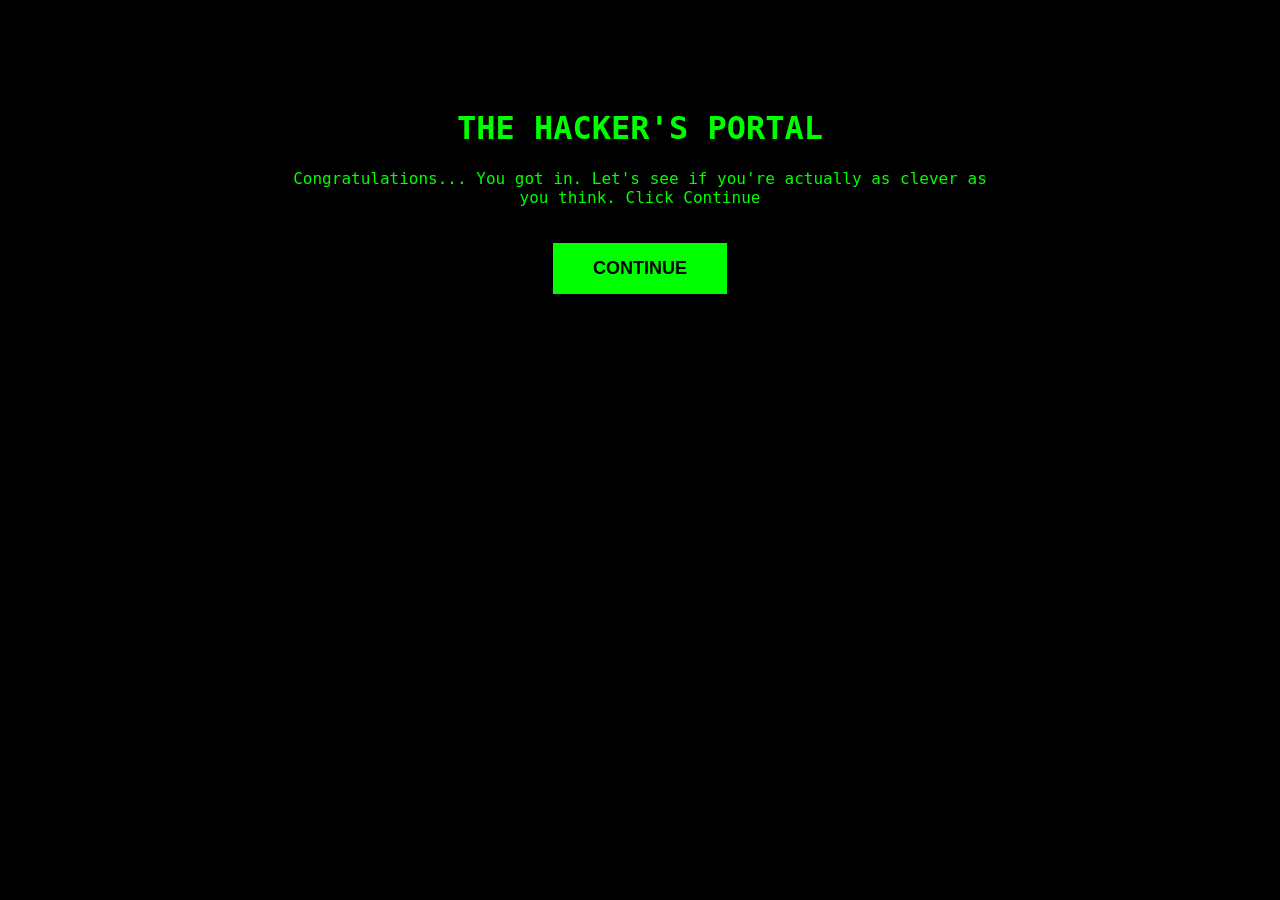
<file: index.html>
<!DOCTYPE html>
<html lang="en">

<head>

<meta charset="UTF-8">

<title>The Hacker's Portal</title>

<style>

body{

background:#000;

color:#00ff00;

font-family:Consolas,monospace;

text-align:center;

padding-top:80px;

}

.container{

width:700px;

margin:auto;

}

input{

padding:15px;

width:300px;

font-size:22px;

background:black;

color:#00ff00;

border:2px solid #00ff00;

text-align:center;

}

button{

margin-top:20px;

padding:15px 40px;

font-size:18px;

background:#00ff00;

color:black;

border:none;

cursor:pointer;

font-weight:bold;

}

button:hover{

background:white;

}

#message{

margin-top:40px;

font-size:22px;

color:white;

}

</style>

</head>

<body>

<div class="container">

<h1>THE HACKER'S PORTAL</h1>

<p>

Congratulations...

You got in.

Let's see if you're actually as clever as you think.

Click Continue

</p>

<button onclick="location.href='password.html'">

CONTINUE

</button>

</div>

</body>

</html>
</file>
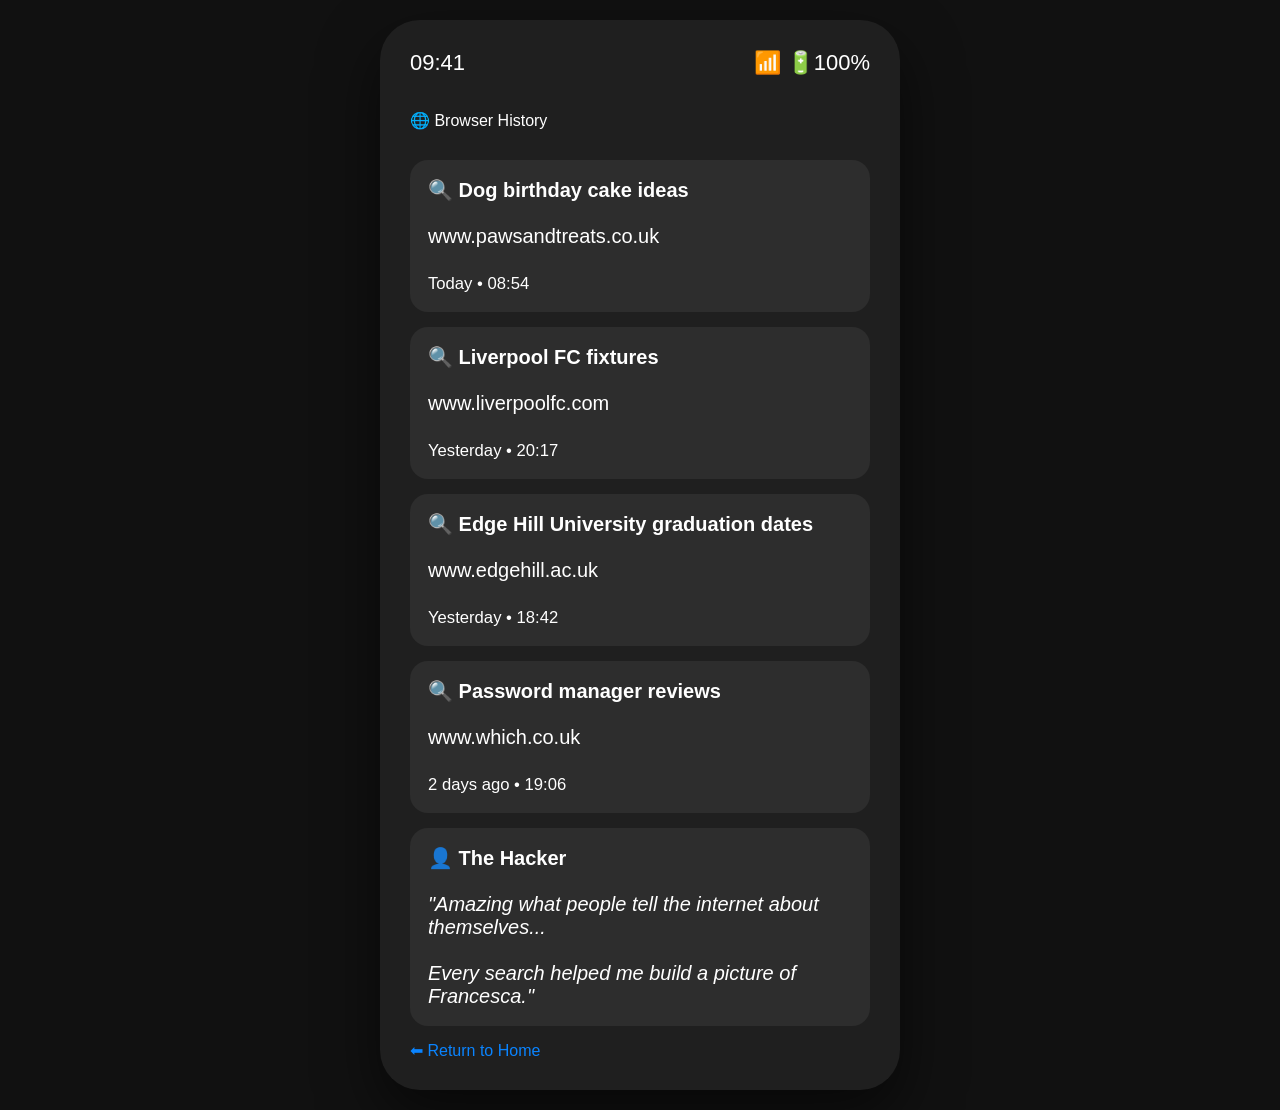
<file: browser.html>
<!DOCTYPE html>
<html lang="en">

<head>

<meta charset="UTF-8">
<meta name="viewport" content="width=device-width, initial-scale=1.0">

<title>SecureCare - Browser</title>

<link rel="stylesheet" href="style.css">

</head>

<body>

<div class="phone">

    <div class="status">
        <span>09:41</span>
        <span>📶 🔋100%</span>
    </div>

    <div class="warning">
        🌐 Browser History
    </div>

    <div class="list">

        <div>
            <strong>🔍 Dog birthday cake ideas</strong><br><br>
            www.pawsandtreats.co.uk
            <br><br>
            <small>Today • 08:54</small>
        </div>

        <div>
            <strong>🔍 Liverpool FC fixtures</strong><br><br>
            www.liverpoolfc.com
            <br><br>
            <small>Yesterday • 20:17</small>
        </div>

        <div>
            <strong>🔍 Edge Hill University graduation dates</strong><br><br>
            www.edgehill.ac.uk
            <br><br>
            <small>Yesterday • 18:42</small>
        </div>

        <div>
            <strong>🔍 Password manager reviews</strong><br><br>
            www.which.co.uk
            <br><br>
            <small>2 days ago • 19:06</small>
        </div>

        <div>
            <strong>👤 The Hacker</strong><br><br>
            <em>
            "Amazing what people tell the internet about themselves...<br><br>
            Every search helped me build a picture of Francesca."
            </em>
        </div>

    </div>

    <a href="phone.html">
        ⬅ Return to Home
    </a>

</div>

</body>

</html>
</file>
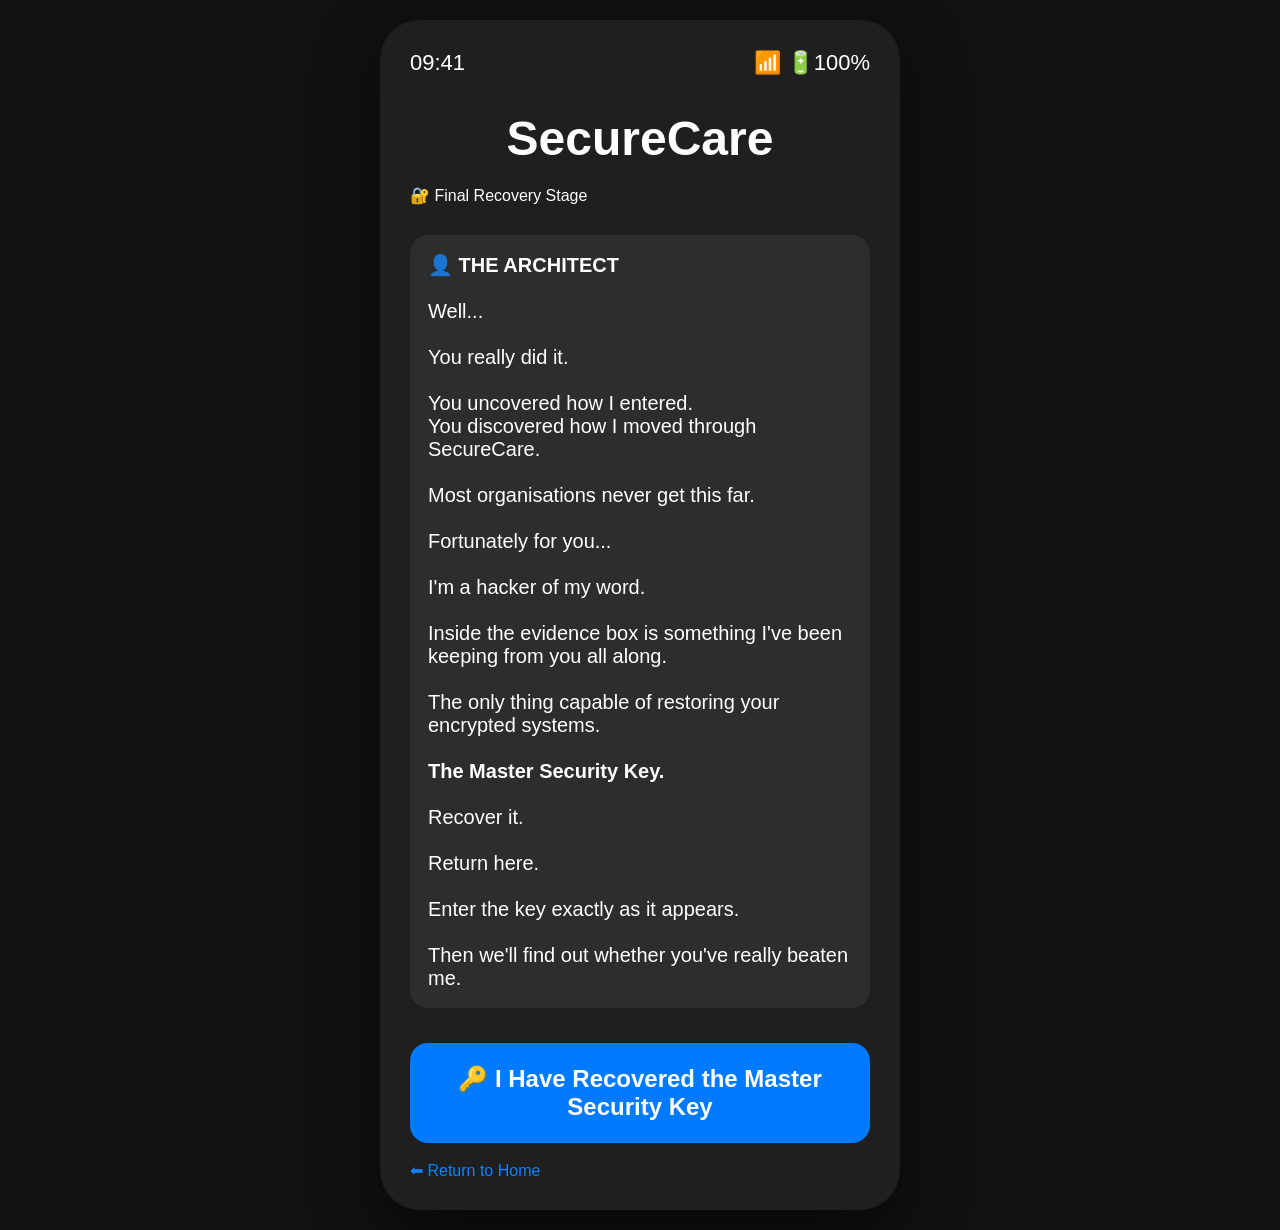
<file: challenge4.html>
<!DOCTYPE html>
<html lang="en">

<head>

<meta charset="UTF-8">
<meta name="viewport" content="width=device-width, initial-scale=1.0">

<title>SecureCare - Final Challenge</title>

<link rel="stylesheet" href="style.css">

</head>

<body>

<div class="phone">

    <div class="status">
        <span>09:41</span>
        <span>📶 🔋100%</span>
    </div>

    <h1>SecureCare</h1>

    <div class="warning">
        🔐 Final Recovery Stage
    </div>

    <div class="list">

        <div>

            <strong>👤 THE ARCHITECT</strong>

            <br><br>

            Well...

            <br><br>

            You really did it.

            <br><br>

            You uncovered how I entered.

            <br>

            You discovered how I moved through SecureCare.

            <br><br>

            Most organisations never get this far.

            <br><br>

            Fortunately for you...

            <br><br>

            I'm a hacker of my word.

            <br><br>

            Inside the evidence box is something I've been keeping from you all along.

            <br><br>

            The only thing capable of restoring your encrypted systems.

            <br><br>

            <strong>The Master Security Key.</strong>

            <br><br>

            Recover it.

            <br><br>

            Return here.

            <br><br>

            Enter the key exactly as it appears.

            <br><br>

            Then we'll find out whether you've really beaten me.

        </div>

    </div>

   <button onclick="location.href='restored.html'">

    🔑 I Have Recovered the Master Security Key

</button>

    <br><br>

    <a href="phone.html">

        ⬅ Return to Home

    </a>

</div>

</body>

</html>
</file>
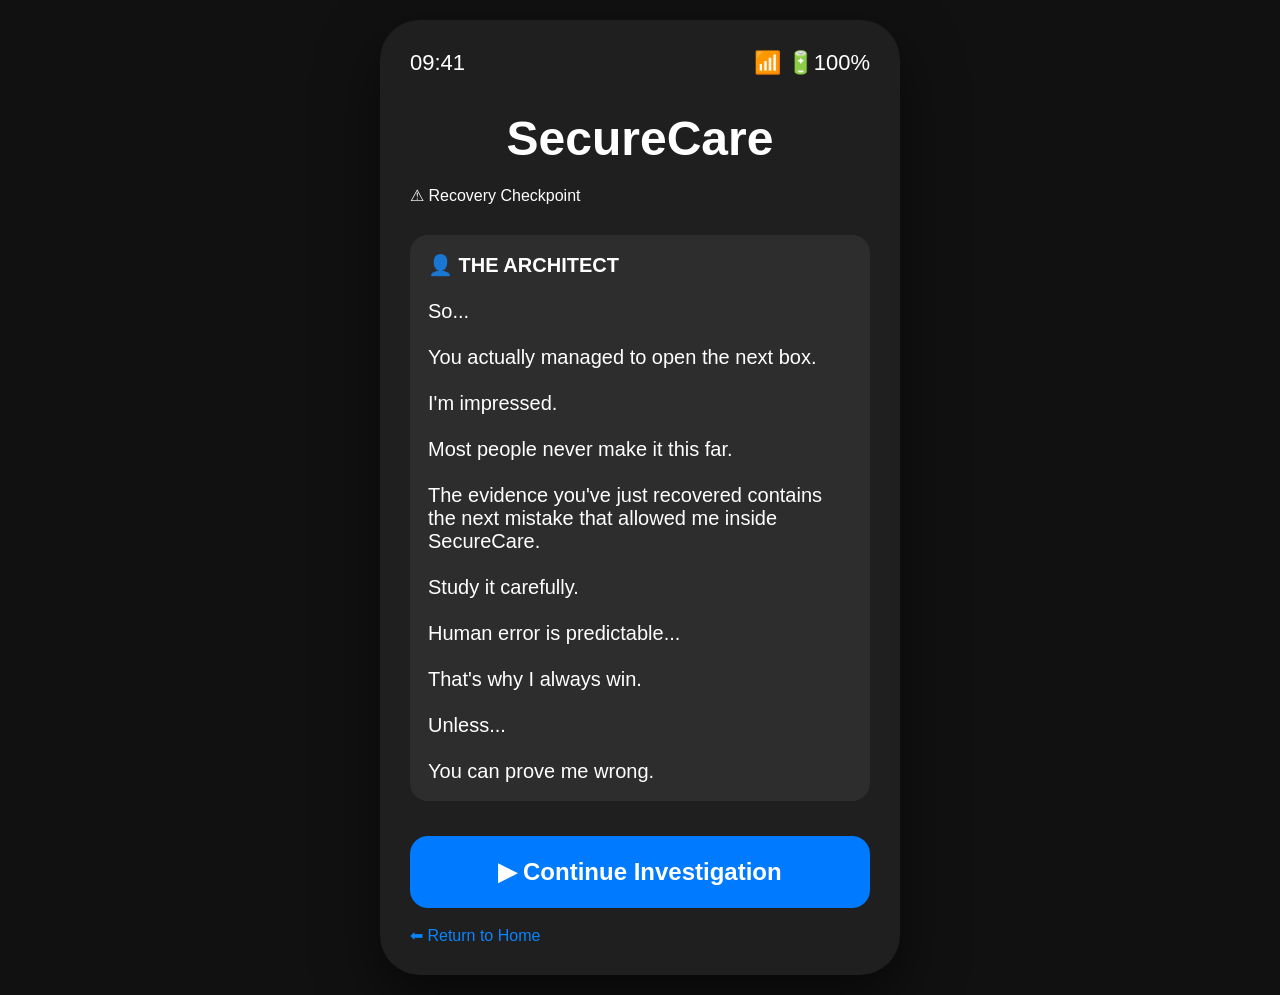
<file: continue.html>
<!DOCTYPE html>
<html lang="en">

<head>

<meta charset="UTF-8">
<meta name="viewport" content="width=device-width, initial-scale=1.0">

<title>Recovery Checkpoint</title>

<link rel="stylesheet" href="style.css">

</head>

<body>

<div class="phone">

    <div class="status">
        <span>09:41</span>
        <span>📶 🔋100%</span>
    </div>

    <h1>SecureCare</h1>

    <div class="warning">
        ⚠ Recovery Checkpoint
    </div>

    <div class="list">

        <div>

            <strong>👤 THE ARCHITECT</strong>

            <br><br>

            So...

            <br><br>

            You actually managed to open the next box.

            <br><br>

            I'm impressed.

            <br><br>

            Most people never make it this far.

            <br><br>

            The evidence you've just recovered contains the next mistake that allowed me inside SecureCare.

            <br><br>

            Study it carefully.

            <br><br>

            Human error is predictable...

            <br><br>

            That's why I always win.

            <br><br>

            Unless...

            <br><br>

            You can prove me wrong.

        </div>

    </div>

    <button onclick="location.href='challenge4.html'">

        ▶ Continue Investigation

    </button>

    <br><br>

    <a href="phone.html">

        ⬅ Return to Home

    </a>

</div>

</body>

</html>
</file>
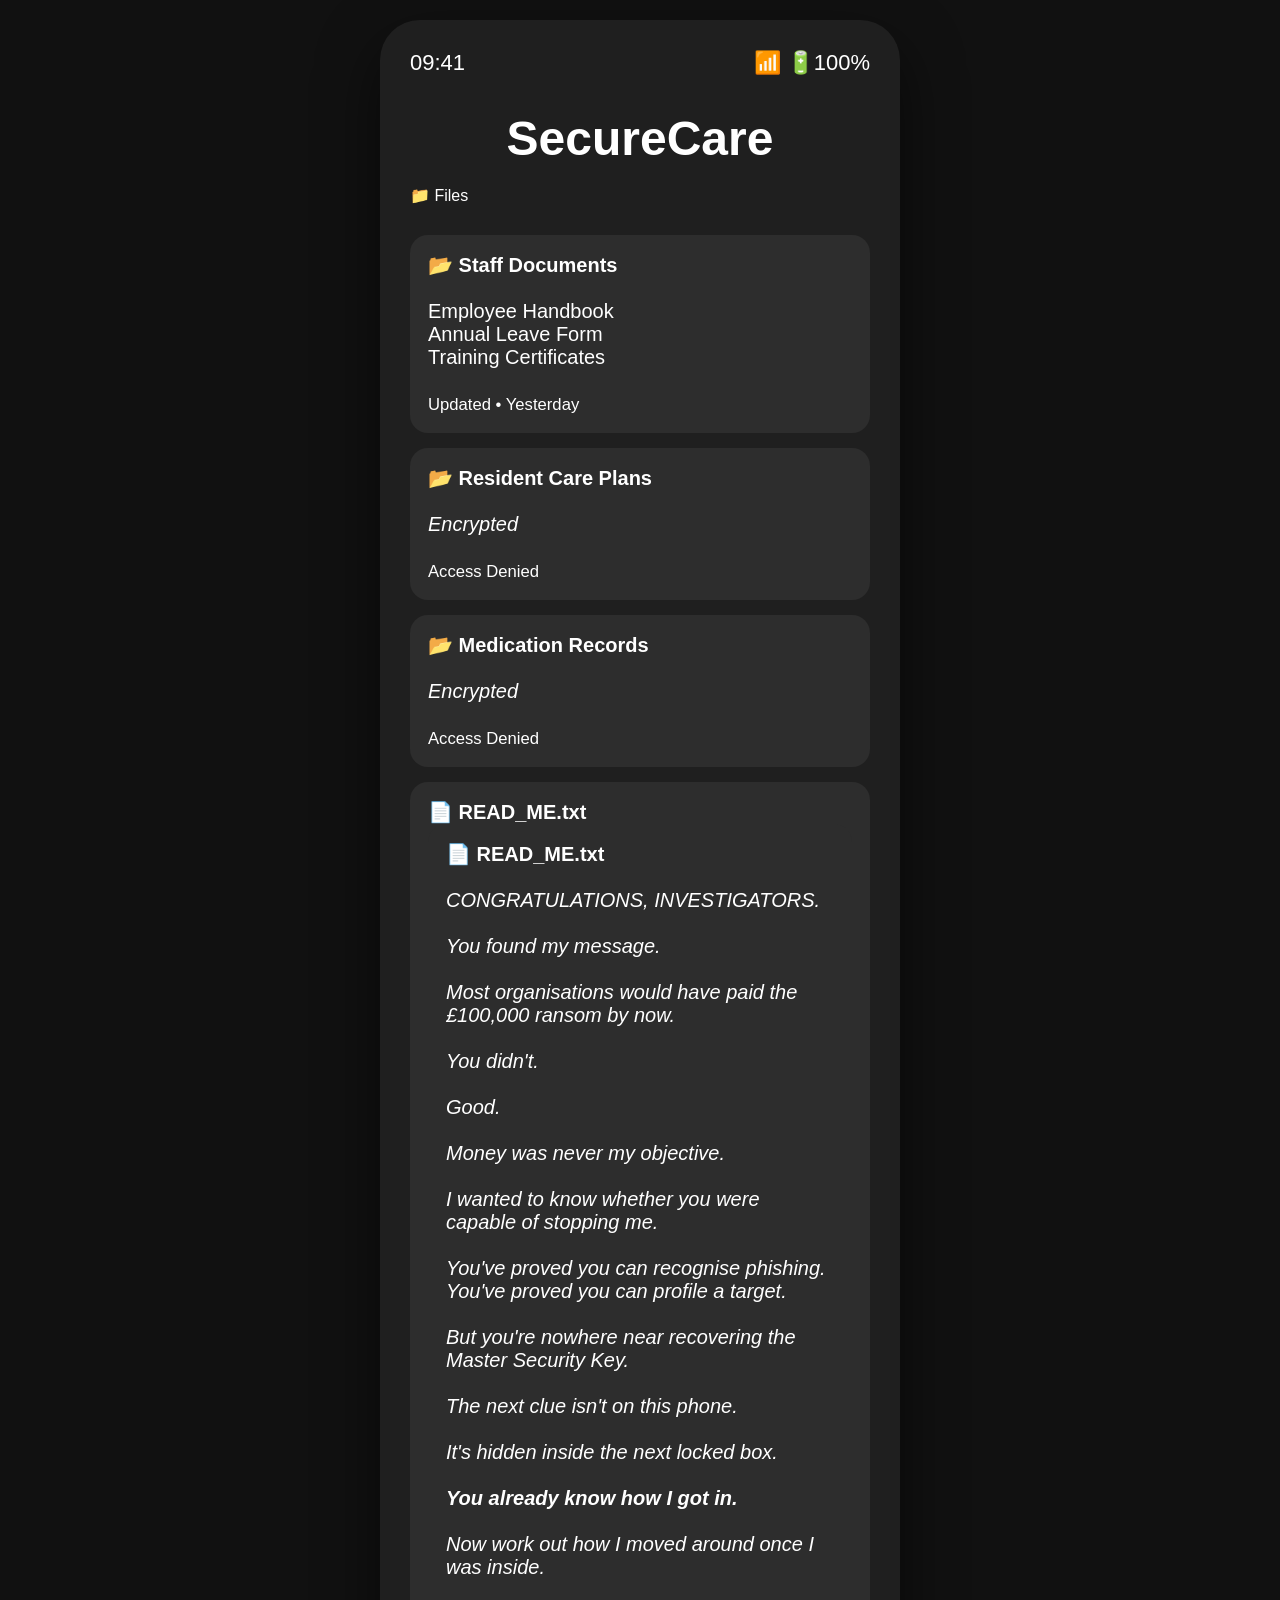
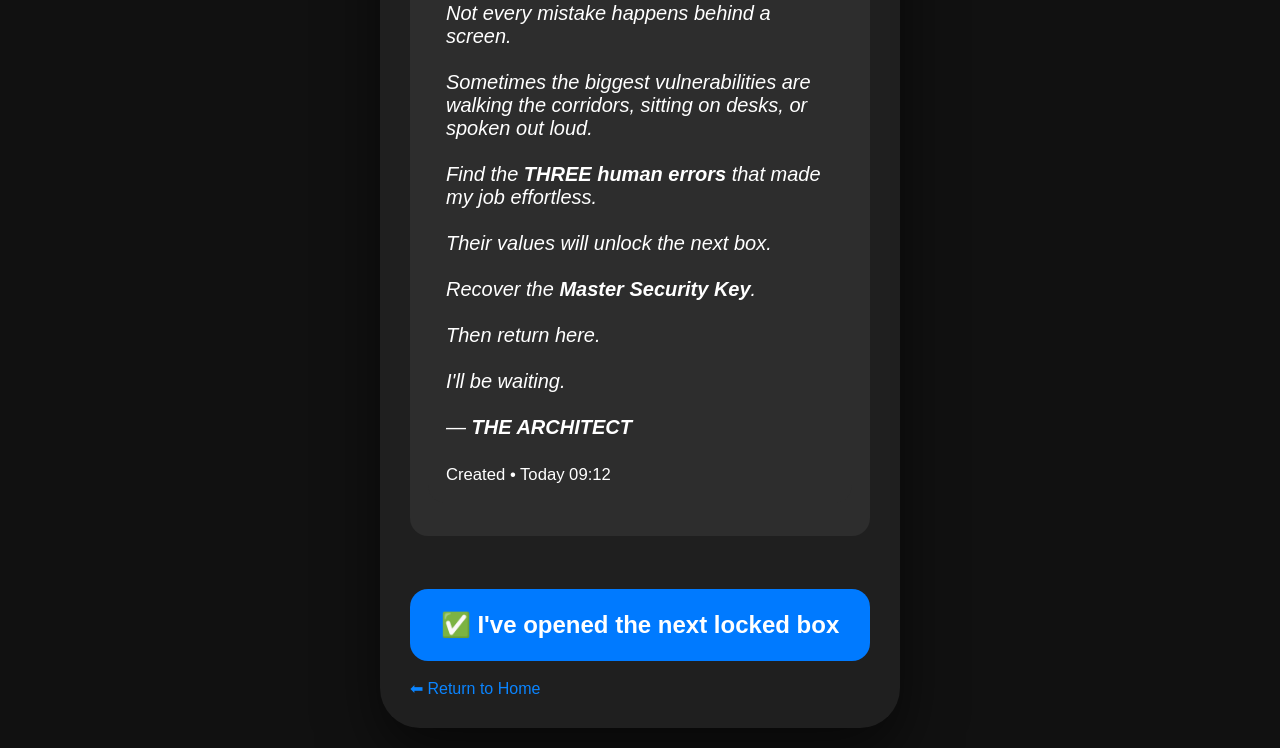
<file: files.html>
<!DOCTYPE html>
<html lang="en">

<head>

<meta charset="UTF-8">
<meta name="viewport" content="width=device-width, initial-scale=1.0">

<title>SecureCare - Files</title>

<link rel="stylesheet" href="style.css">

</head>

<body>

<div class="phone">

    <div class="status">
        <span>09:41</span>
        <span>📶 🔋100%</span>
    </div>

    <h1>SecureCare</h1>

    <div class="warning">
        📁 Files
    </div>

    <div class="list">

        <div>
            <strong>📂 Staff Documents</strong><br><br>

            Employee Handbook<br>
            Annual Leave Form<br>
            Training Certificates

            <br><br>

            <small>Updated • Yesterday</small>
        </div>

        <div>
            <strong>📂 Resident Care Plans</strong><br><br>

            <em>Encrypted</em>

            <br><br>

            <small>Access Denied</small>
        </div>

        <div>
            <strong>📂 Medication Records</strong><br><br>

            <em>Encrypted</em>

            <br><br>

            <small>Access Denied</small>
        </div>

        <div>

            <strong>📄 READ_ME.txt</strong>

<div>

    <strong>📄 READ_ME.txt</strong>

    <br><br>

    <em>

    CONGRATULATIONS, INVESTIGATORS.

    <br><br>

    You found my message.

    <br><br>

    Most organisations would have paid the £100,000 ransom by now.

    <br><br>

    You didn't.

    <br><br>

    Good.

    <br><br>

    Money was never my objective.

    <br><br>

    I wanted to know whether you were capable of stopping me.

    <br><br>

    You've proved you can recognise phishing.

    <br>

    You've proved you can profile a target.

    <br><br>

    But you're nowhere near recovering the Master Security Key.

    <br><br>

    The next clue isn't on this phone.

    <br><br>

    It's hidden inside the next locked box.

    <br><br>

    <strong>You already know how I got in.</strong>

    <br><br>

    Now work out how I moved around once I was inside.

    <br><br>

    Not every mistake happens behind a screen.

    <br><br>

    Sometimes the biggest vulnerabilities are walking the corridors, sitting on desks, or spoken out loud.

    <br><br>

    Find the <strong>THREE human errors</strong> that made my job effortless.

    <br><br>

    Their values will unlock the next box.

    <br><br>

    Recover the <strong>Master Security Key</strong>.

    <br><br>

    Then return here.

    <br><br>

    I'll be waiting.

    <br><br>

    — <strong>THE ARCHITECT</strong>

    </em>

    <br><br>

    <small>Created • Today 09:12</small>

</div>
        </div>

    </div>

    <br>

    <button onclick="location.href='challenge4.html'">

        ✅ I've opened the next locked box

    </button>

    <br><br>

    <a href="phone.html">

        ⬅ Return to Home

    </a>

</div>

</body>

</html>
</file>
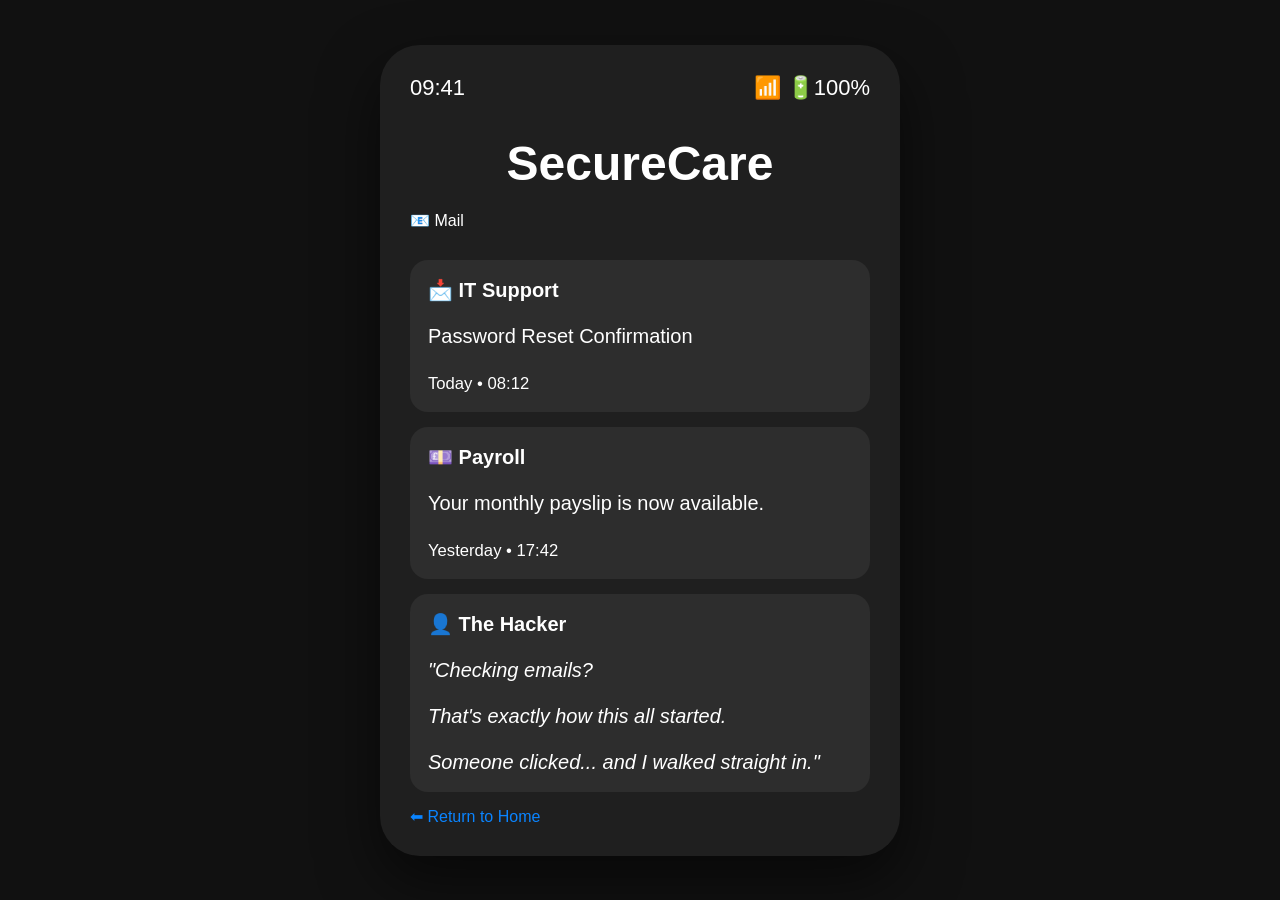
<file: mail.html>
<!DOCTYPE html>
<html lang="en">

<head>

<meta charset="UTF-8">
<meta name="viewport" content="width=device-width, initial-scale=1.0">

<title>SecureCare - Mail</title>

<link rel="stylesheet" href="style.css">

</head>

<body>

<div class="phone">

    <div class="status">
        <span>09:41</span>
        <span>📶 🔋100%</span>
    </div>

    <h1>SecureCare</h1>

    <div class="warning">
        📧 Mail
    </div>

    <div class="list">

        <div>
            <strong>📩 IT Support</strong><br><br>
            Password Reset Confirmation
            <br><br>
            <small>Today • 08:12</small>
        </div>

        <div>
            <strong>💷 Payroll</strong><br><br>
            Your monthly payslip is now available.
            <br><br>
            <small>Yesterday • 17:42</small>
        </div>

        <div>
            <strong>👤 The Hacker</strong><br><br>
            <em>
            "Checking emails?<br><br>
            That's exactly how this all started.<br><br>
            Someone clicked... and I walked straight in."
            </em>
        </div>

    </div>

    <a href="phone.html">
        ⬅ Return to Home
    </a>

</div>

</body>

</html>
</file>
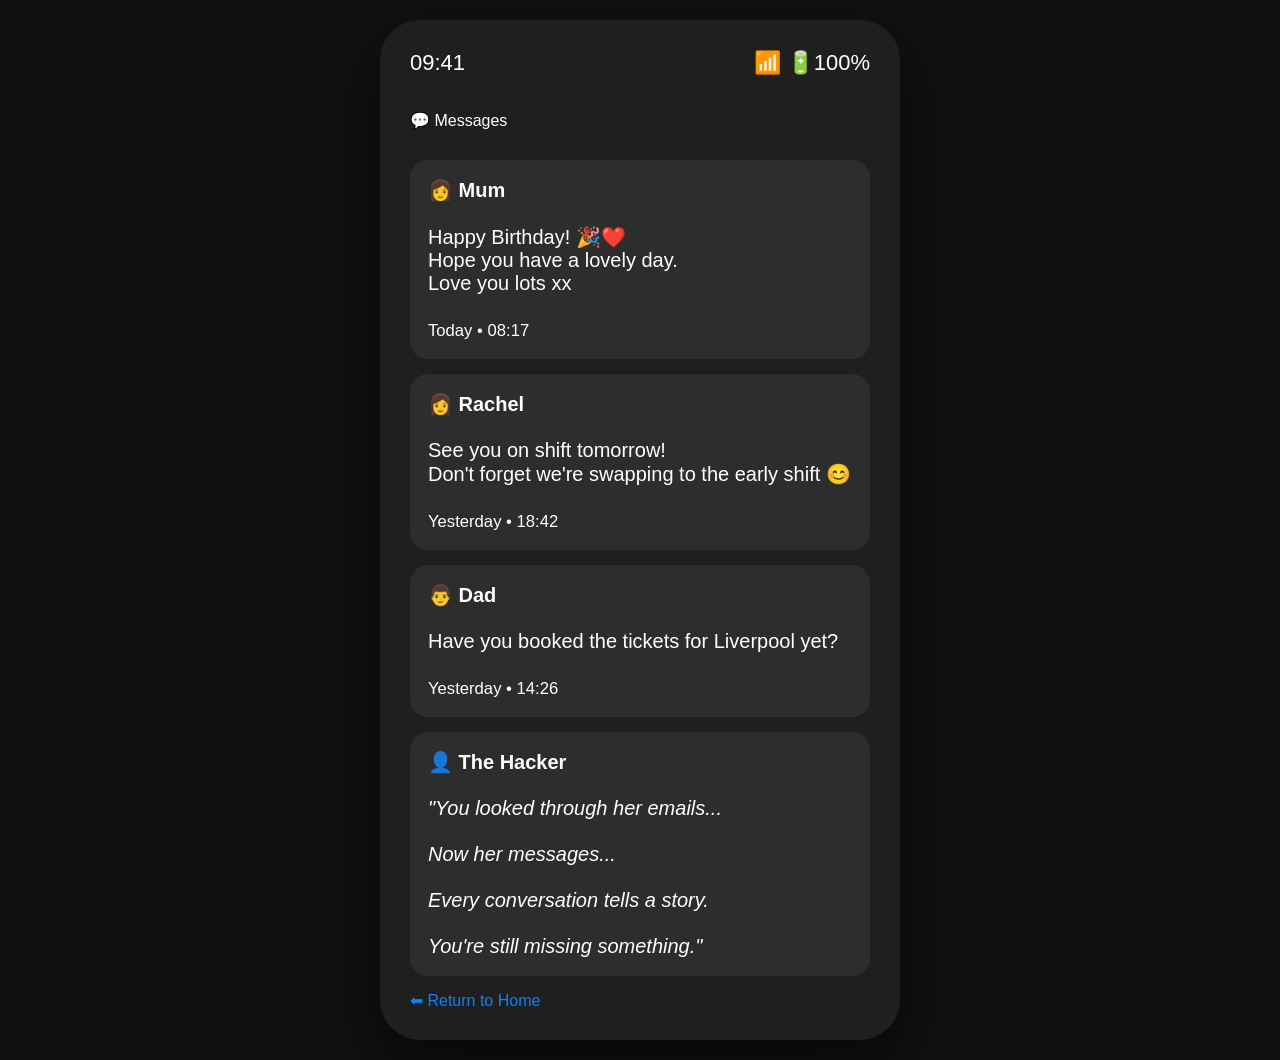
<file: messages.html>
<!DOCTYPE html>
<html lang="en">

<head>

<meta charset="UTF-8">
<meta name="viewport" content="width=device-width, initial-scale=1.0">

<title>SecureCare - Messages</title>

<link rel="stylesheet" href="style.css">

</head>

<body>

<div class="phone">

    <div class="status">
        <span>09:41</span>
        <span>📶 🔋100%</span>
    </div>


    <div class="warning">
        💬 Messages
    </div>

    <div class="list">

        <div>
            <strong>👩 Mum</strong><br><br>

            Happy Birthday! 🎉❤️<br>
            Hope you have a lovely day.<br>
            Love you lots xx

            <br><br>

            <small>Today • 08:17</small>
        </div>

        <div>
            <strong>👩 Rachel</strong><br><br>

            See you on shift tomorrow!<br>
            Don't forget we're swapping to the early shift 😊

            <br><br>

            <small>Yesterday • 18:42</small>
        </div>

        <div>
            <strong>👨 Dad</strong><br><br>

            Have you booked the tickets for Liverpool yet?

            <br><br>

            <small>Yesterday • 14:26</small>
        </div>

        <div>
            <strong>👤 The Hacker</strong><br><br>

            <em>

            "You looked through her emails...

            <br><br>

            Now her messages...

            <br><br>

            Every conversation tells a story.

            <br><br>

            You're still missing something."

            </em>

        </div>

    </div>

    <a href="phone.html">
        ⬅ Return to Home
    </a>

</div>

</body>

</html>
</file>
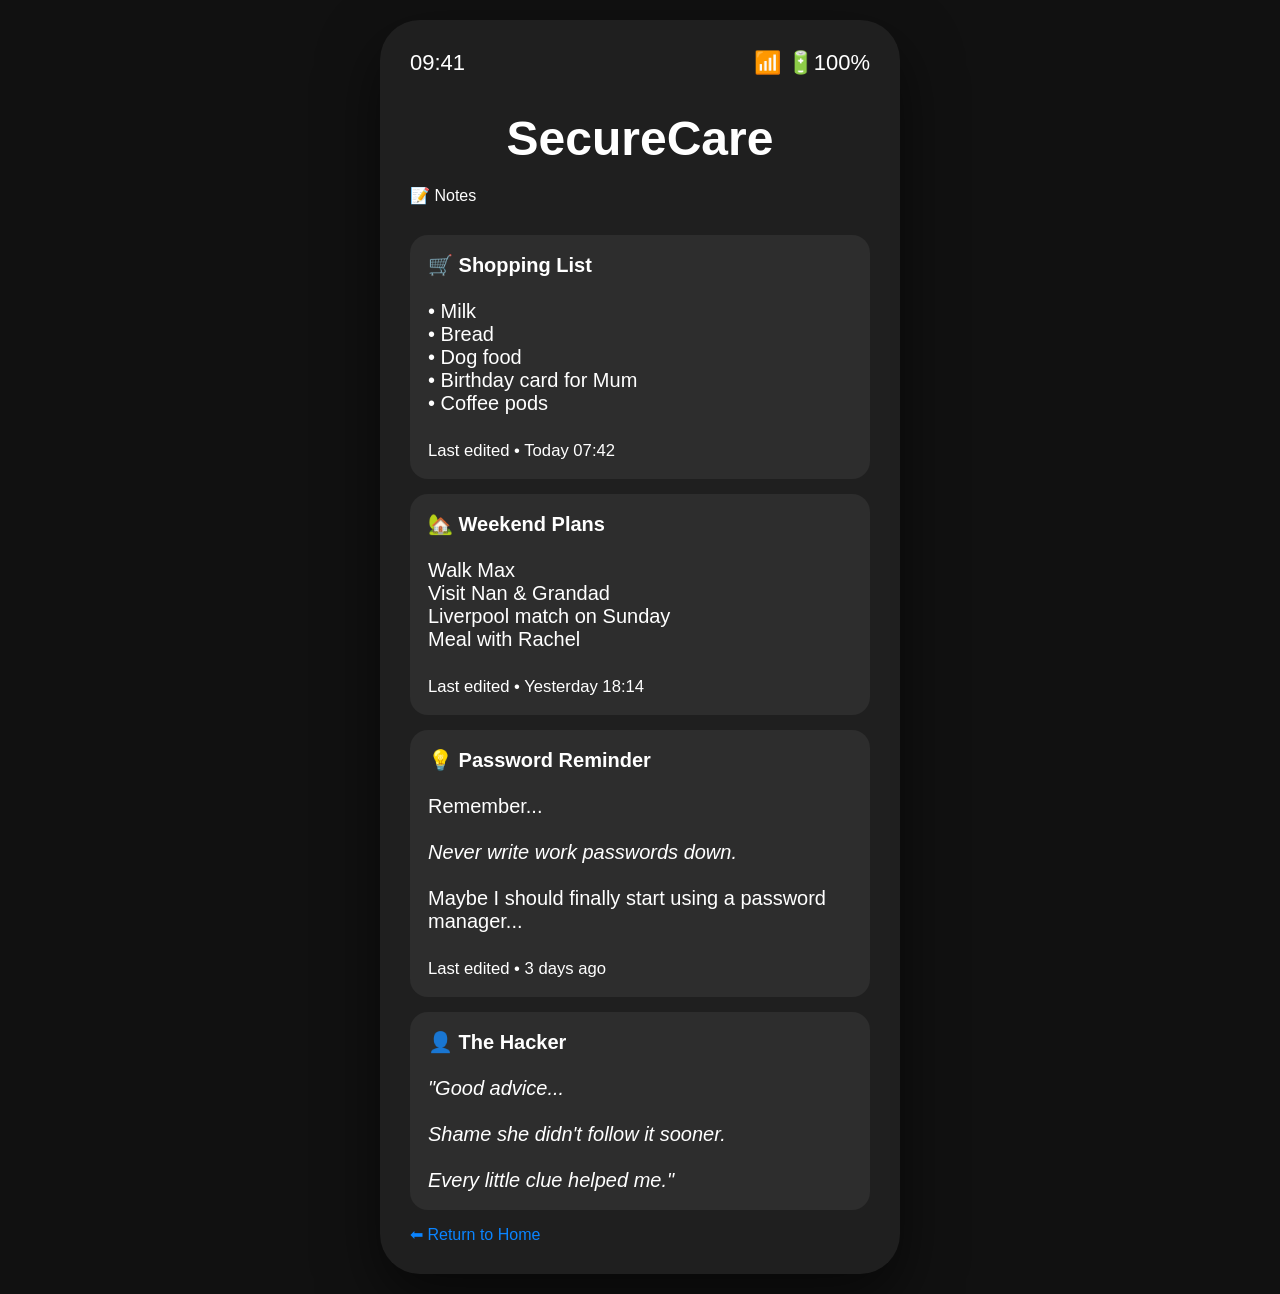
<file: notes.html>
<!DOCTYPE html>
<html lang="en">

<head>

<meta charset="UTF-8">
<meta name="viewport" content="width=device-width, initial-scale=1.0">

<title>SecureCare - Notes</title>

<link rel="stylesheet" href="style.css">

</head>

<body>

<div class="phone">

    <div class="status">
        <span>09:41</span>
        <span>📶 🔋100%</span>
    </div>

    <h1>SecureCare</h1>

    <div class="warning">
        📝 Notes
    </div>

    <div class="list">

        <div>
            <strong>🛒 Shopping List</strong><br><br>

            • Milk<br>
            • Bread<br>
            • Dog food<br>
            • Birthday card for Mum<br>
            • Coffee pods

            <br><br>

            <small>Last edited • Today 07:42</small>
        </div>

        <div>
            <strong>🏡 Weekend Plans</strong><br><br>

            Walk Max<br>
            Visit Nan & Grandad<br>
            Liverpool match on Sunday<br>
            Meal with Rachel

            <br><br>

            <small>Last edited • Yesterday 18:14</small>
        </div>

        <div>
            <strong>💡 Password Reminder</strong><br><br>

            Remember...<br><br>

            <em>Never write work passwords down.</em>

            <br><br>

            Maybe I should finally start using a password manager...

            <br><br>

            <small>Last edited • 3 days ago</small>
        </div>

        <div>
            <strong>👤 The Hacker</strong><br><br>

            <em>

            "Good advice...

            <br><br>

            Shame she didn't follow it sooner.

            <br><br>

            Every little clue helped me."

            </em>

        </div>

    </div>

    <a href="phone.html">
        ⬅ Return to Home
    </a>

</div>

</body>

</html>
</file>
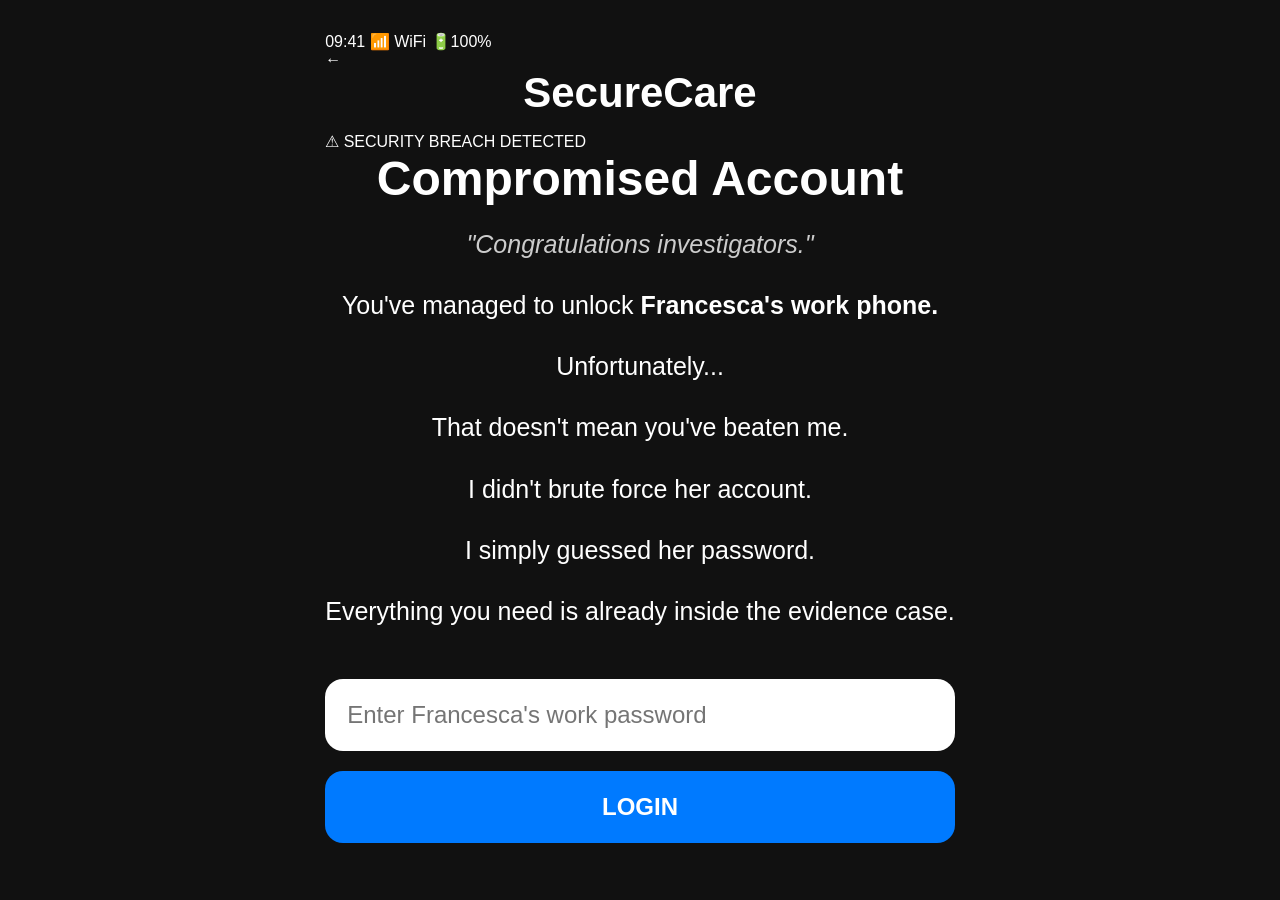
<file: password.html>
<!DOCTYPE html>
<html lang="en">

<head>

<meta charset="UTF-8">
<meta name="viewport" content="width=device-width, initial-scale=1.0">

<title>SecureCare Login</title>

<link rel="stylesheet" href="style.css">

</head>

<body>

<div class="screen">

    <div class="statusbar">

        <span>09:41</span>

        <span>📶 WiFi 🔋100%</span>

    </div>

    <div class="header">

        <span class="back">←</span>

        <h2>SecureCare</h2>

    </div>

    <div class="warning">

        ⚠ SECURITY BREACH DETECTED

    </div>

    <div class="content">

        <h1>Compromised Account</h1>

        <p class="quote">

            "Congratulations investigators."

        </p>

        <p>

            You've managed to unlock <strong>Francesca's work phone.</strong>

        </p>

        <p>

            Unfortunately...

        </p>

        <p>

            That doesn't mean you've beaten me.

        </p>

        <p>

            I didn't brute force her account.

        </p>

        <p>

            I simply guessed her password.

        </p>

        <p>

            Everything you need is already inside the evidence case.

        </p>

        <input
        id="password"
        type="password"
        placeholder="Enter Francesca's work password"
        autocomplete="off">

        <button onclick="checkPassword()">

            LOGIN

        </button>

        <p id="result"></p>

    </div>

</div>

<script>

function checkPassword(){

    var password = document.getElementById("password").value.trim();

    if(password === "TaylorSmith2026"){

        window.location.href="phone.html";

    }

    else{

        document.getElementById("result").innerHTML =

        "<strong>ACCESS DENIED</strong><br><br><em>You're getting warmer... Go back to Francesca's social media. I left everything you needed there.</em>";

    }

}

</script>

</body>

</html>
</file>
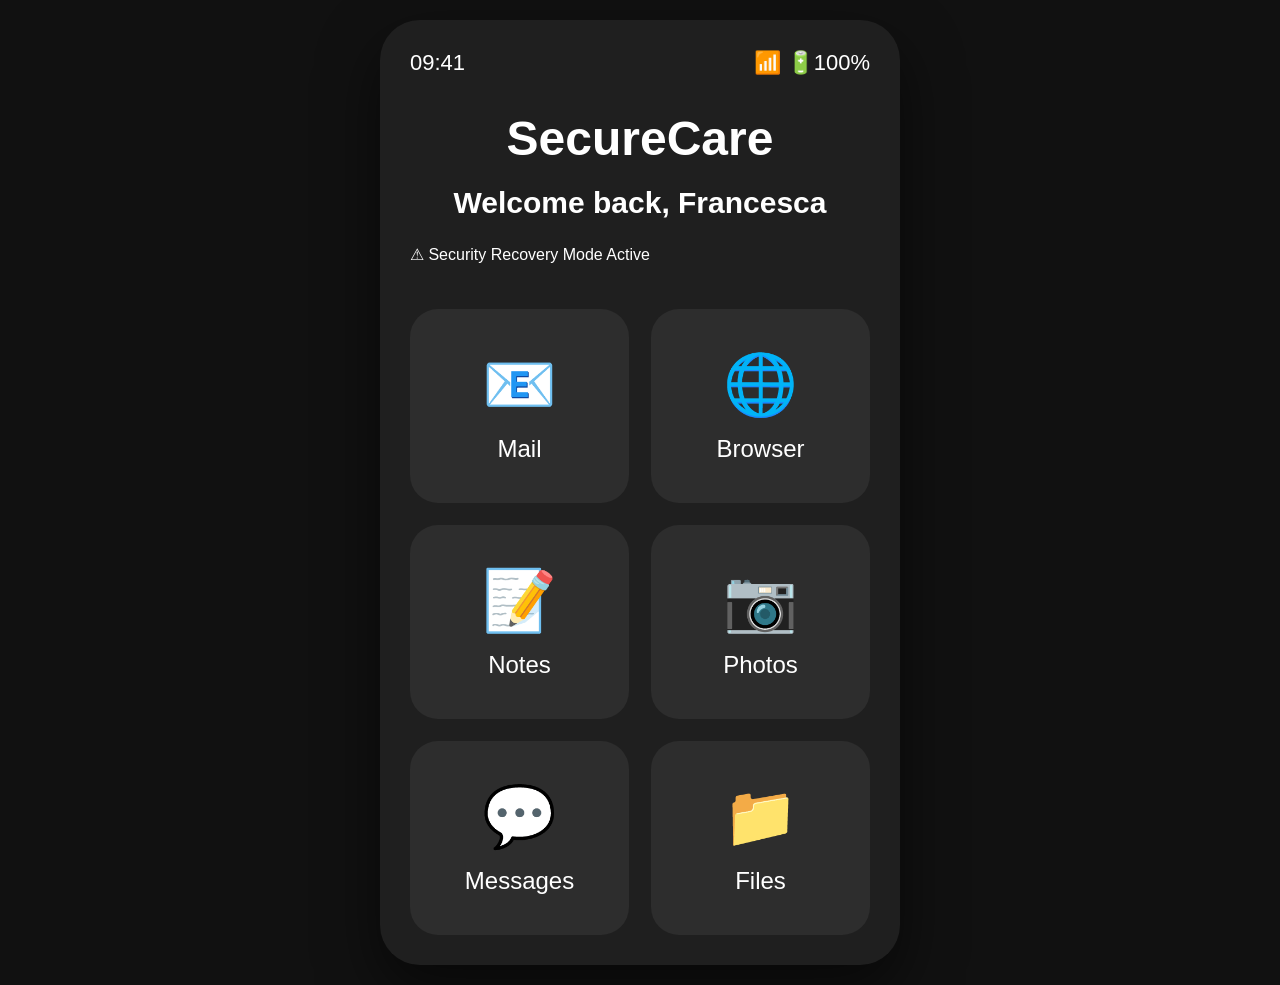
<file: phone.html>
<!DOCTYPE html>
<html lang="en">

<head>

<meta charset="UTF-8">
<meta name="viewport" content="width=device-width, initial-scale=1.0">

<title>SecureCare Mobile</title>

<link rel="stylesheet" href="style.css">

</head>

<body>

<div class="phone">

<div class="status">

<span>09:41</span>

<span>📶 🔋100%</span>

</div>

<h1>SecureCare</h1>

<h3>Welcome back, Francesca</h3>

<div class="warning">

⚠ Security Recovery Mode Active

</div>

<div class="progress">

<div class="bar"></div>

</div>


<div class="apps">

<a href="mail.html">

<span>📧</span>

Mail

</a>

<a href="browser.html">

<span>🌐</span>

Browser

</a>

<a href="notes.html">

<span>📝</span>

Notes

</a>

<a href="photos.html">

<span>📷</span>

Photos

</a>

<a href="messages.html">

<span>💬</span>

Messages

</a>
<a href="files.html">

<span>📁</span>

Files

</a>
</div>

</div>

</body>

</html>
</file>
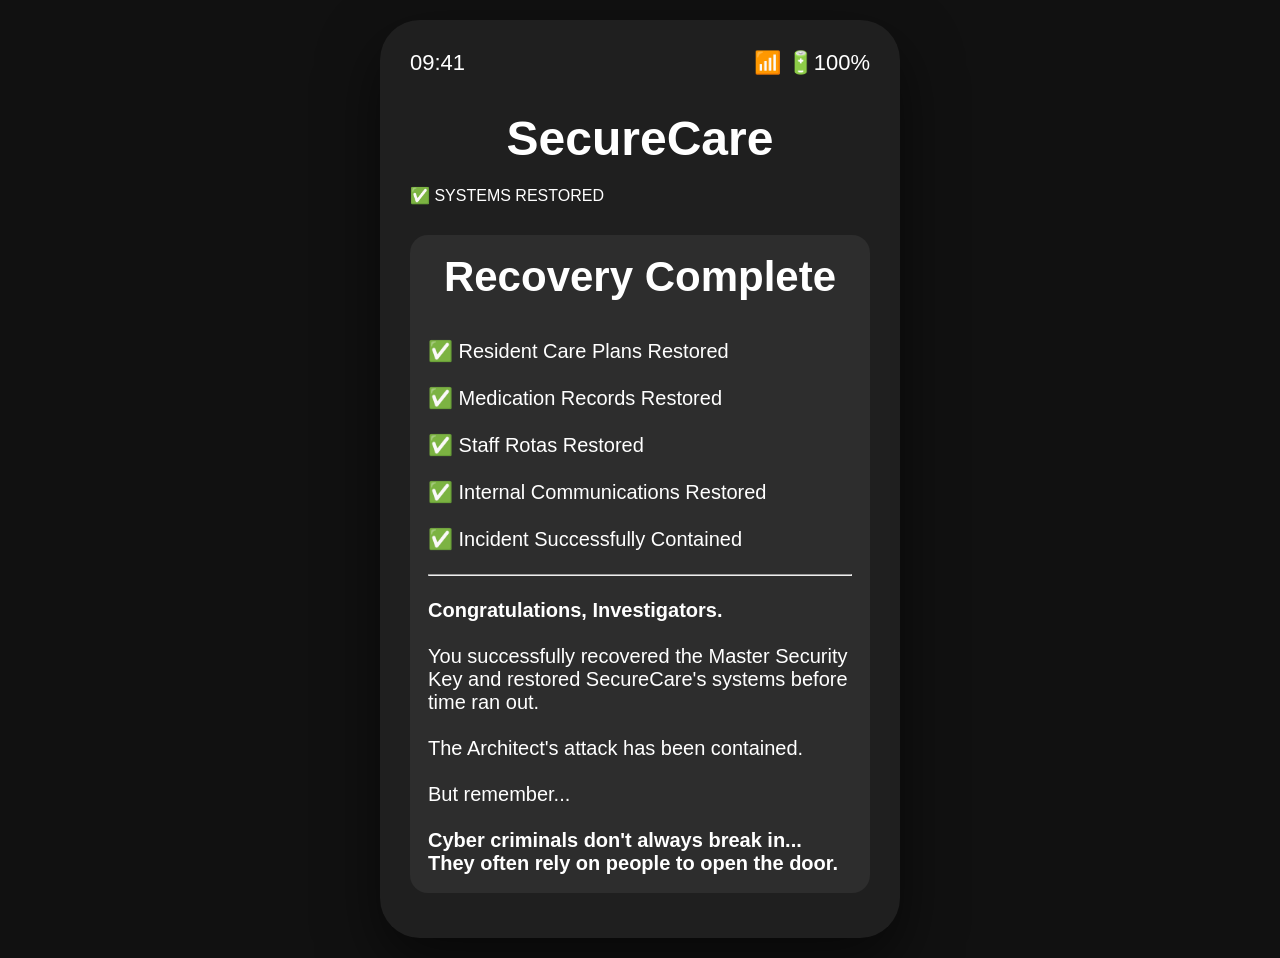
<file: recovery.html>
<!DOCTYPE html>
<html lang="en">

<head>

<meta charset="UTF-8">
<meta name="viewport" content="width=device-width, initial-scale=1.0">

<title>Systems Restored</title>

<link rel="stylesheet" href="style.css">

</head>

<body>

<div class="phone">

<div class="status">
<span>09:41</span>
<span>📶 🔋100%</span>
</div>

<h1>SecureCare</h1>

<div class="warning">

✅ SYSTEMS RESTORED

</div>

<div class="list">

<div>

<h2>Recovery Complete</h2>

<br>

✅ Resident Care Plans Restored

<br><br>

✅ Medication Records Restored

<br><br>

✅ Staff Rotas Restored

<br><br>

✅ Internal Communications Restored

<br><br>

✅ Incident Successfully Contained

<br><br>

<hr>

<br>

<strong>Congratulations, Investigators.</strong>

<br><br>

You successfully recovered the Master Security Key and restored SecureCare's systems before time ran out.

<br><br>

The Architect's attack has been contained.

<br><br>

But remember...

<br><br>

<strong>

Cyber criminals don't always break in...

They often rely on people to open the door.

</strong>

</div>

</div>

</div>

</body>

</html>
</file>
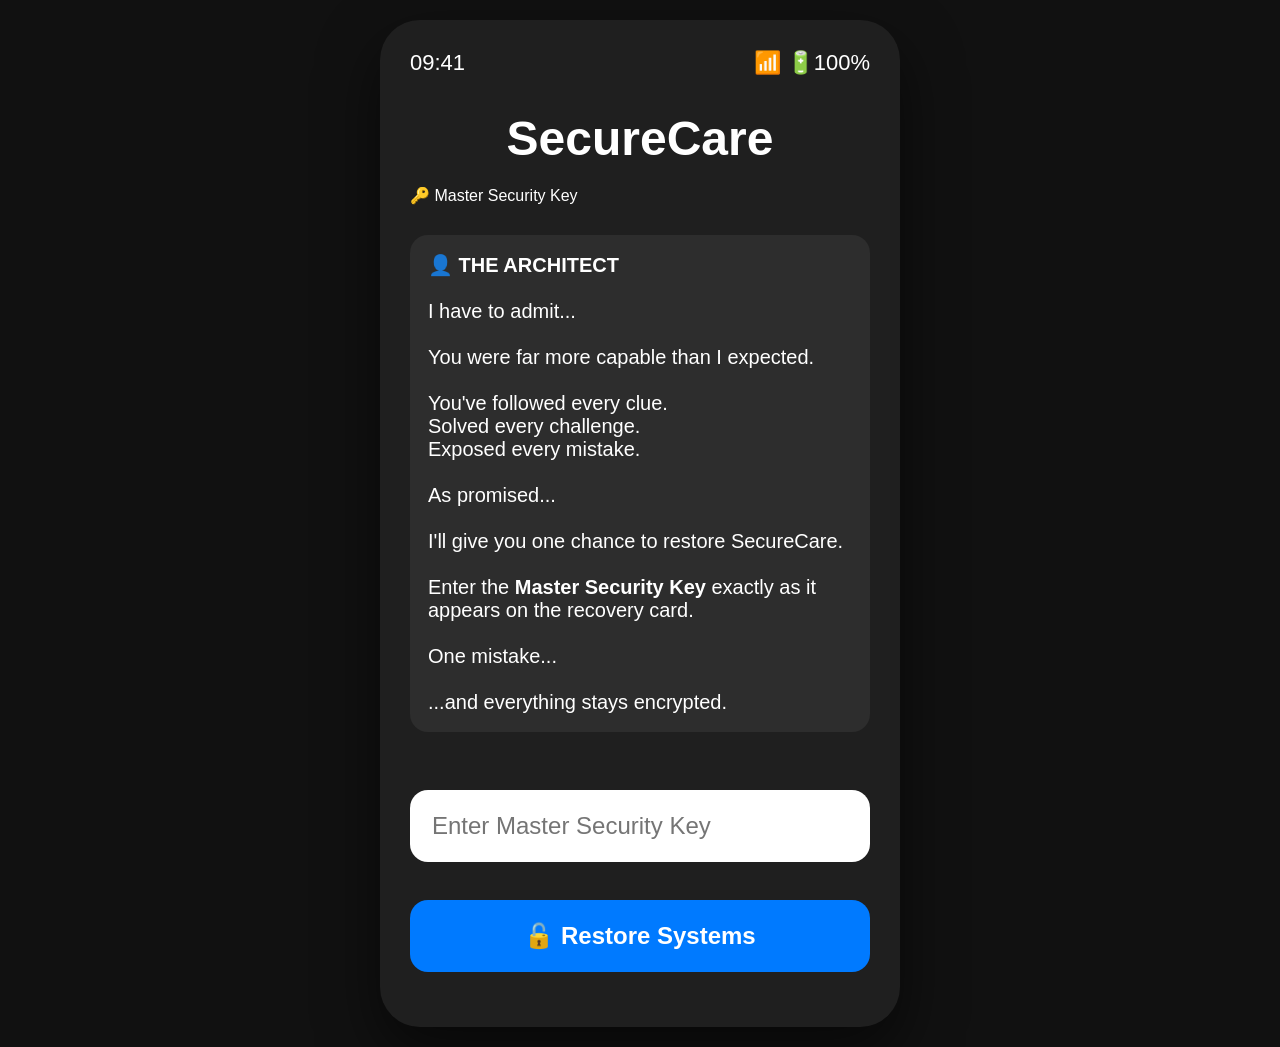
<file: restored.html>
<!DOCTYPE html>
<html lang="en">

<head>

<meta charset="UTF-8">
<meta name="viewport" content="width=device-width, initial-scale=1.0">

<title>System Recovery</title>

<link rel="stylesheet" href="style.css">

</head>

<body>

<div class="phone">

    <div class="status">
        <span>09:41</span>
        <span>📶 🔋100%</span>
    </div>

    <h1>SecureCare</h1>

    <div class="warning">

        🔑 Master Security Key

    </div>

    <div class="list">

        <div>

            <strong>👤 THE ARCHITECT</strong>

            <br><br>

            I have to admit...

            <br><br>

            You were far more capable than I expected.

            <br><br>

            You've followed every clue.

            <br>

            Solved every challenge.

            <br>

            Exposed every mistake.

            <br><br>

            As promised...

            <br><br>

            I'll give you one chance to restore SecureCare.

            <br><br>

            Enter the <strong>Master Security Key</strong> exactly as it appears on the recovery card.

            <br><br>

            One mistake...

            <br><br>

            ...and everything stays encrypted.

        </div>

    </div>

    <br>

    <input
        id="key"
        type="text"
        placeholder="Enter Master Security Key"
        autocomplete="off">

    <br><br>

    <button onclick="checkKey()">

        🔓 Restore Systems

    </button>

    <p id="result"></p>

</div>

<script>

function checkKey() {

    var key = document.getElementById("key").value.trim();

    if (key === "8J4Q-MP92-LX71") {

        window.location.href = "recovery.html";

    } else {

        document.getElementById("result").innerHTML =
        "<br><strong>❌ INVALID MASTER SECURITY KEY</strong><br><br><em>The Architect: \"Close... but not quite. Try entering it exactly as shown on the recovery card.\"</em>";

    }

}

</script>

</body>

</html>
</file>
<file: style.css>
/* ===========================================
   MASTER SECURITY KEY
   Main Stylesheet
=========================================== */

*{
    margin:0;
    padding:0;
    box-sizing:border-box;
}

body{

    background:#111;
    color:#fff;

    font-family:-apple-system, BlinkMacSystemFont, "Segoe UI", Arial, sans-serif;

    min-height:100vh;

    display:flex;

    justify-content:center;

    align-items:center;

    padding:20px;

}

/* ===========================================
   MAIN APP WINDOW
=========================================== */

.phone{

    width:95vw;
    max-width:520px;

    min-height:88vh;

    background:#1f1f1f;

    border-radius:40px;

    padding:30px;

    box-shadow:
        0 25px 60px rgba(0,0,0,.55);

}

/* ===========================================
   STATUS BAR
=========================================== */

.status{

    display:flex;

    justify-content:space-between;

    align-items:center;

    font-size:22px;

    margin-bottom:35px;

}

/* ===========================================
   TITLES
=========================================== */

h1{

    text-align:center;

    font-size:48px;

    margin-bottom:20px;

}

h2{

    text-align:center;

    font-size:42px;

    margin-bottom:15px;

}

h3{

    text-align:center;

    font-size:30px;

    margin-bottom:25px;

}

/* ===========================================
   TEXT
=========================================== */

p{

    text-align:center;

    font-size:25px;

    line-height:1.45;

    margin-bottom:25px;

}

.quote{

    font-style:italic;

    color:#cccccc;

}

/* ===========================================
   INPUT BOX
=========================================== */

input{

    width:100%;

    padding:22px;

    margin-top:25px;

    border:none;

    border-radius:18px;

    font-size:24px;

    outline:none;

}

/* ===========================================
   BUTTON
=========================================== */

button{

    width:100%;

    margin-top:20px;

    padding:22px;

    border:none;

    border-radius:18px;

    background:#007AFF;

    color:white;

    font-size:24px;

    font-weight:bold;

    cursor:pointer;

    transition:.2s;

}

button:hover{

    background:#0065d1;

}

/* ===========================================
   RESULTS
=========================================== */

#result{

    margin-top:25px;

    text-align:center;

    font-size:20px;

    color:#ff8a80;

}

/* ===========================================
   APP GRID
=========================================== */

.apps{

    display:grid;

    grid-template-columns:repeat(2,1fr);

    gap:22px;

    margin-top:45px;

}

.apps a{

    background:#2d2d2d;

    border-radius:28px;

    text-decoration:none;

    color:white;

    text-align:center;

    padding:40px 20px;

    transition:.2s;

}

.apps a:hover{

    background:#3d3d3d;

    transform:scale(1.03);

}

.apps a span{

    display:block;

    font-size:60px;

    margin-bottom:15px;

}

.apps a{

    font-size:24px;

}

/* ===========================================
   SIMPLE LISTS
=========================================== */

.list{

    margin-top:30px;

}

.list div{

    background:#2d2d2d;

    border-radius:18px;

    padding:18px;

    margin-bottom:15px;

    font-size:20px;

}

/* ===========================================
   LINKS
=========================================== */

a{

    color:#0A84FF;

    text-decoration:none;

}

a:hover{

    text-decoration:underline;

}

/* ===========================================
   MOBILE
=========================================== */

@media (max-width:480px){

    .phone{

        width:96vw;

        min-height:90vh;

        padding:25px;

    }

    h1{

        font-size:38px;

    }

    h2{

        font-size:34px;

    }

    h3{

        font-size:26px;

    }

    p{

        font-size:22px;

    }

    input{

        font-size:22px;

    }

    button{

        font-size:22px;

    }

    .apps a{

        padding:35px 15px;

        font-size:22px;

    }

    .apps a span{

        font-size:54px;

    }

   .warning{

    background:#C62828;

    padding:15px;

    border-radius:15px;

    text-align:center;

    font-weight:bold;

    margin:25px 0;

}

.progress{

    width:100%;

    height:18px;

    background:#444;

    border-radius:20px;

    overflow:hidden;

    margin-top:25px;

}

.bar{

    width:16%;

    height:100%;

    background:#00c853;

}

.percent{

    font-size:18px;

    margin-top:10px;

    color:#ccc;

}

.apps{

    margin-top:35px;

}
}
/* ===========================================
   APP PAGES (Mail, Files, Browser etc.)
=========================================== */

.phone.app{

    min-height:auto;

    height:auto;

    max-height:none;

    padding-bottom:25px;

}
/* ===========================================
   PHOTO GALLERY
=========================================== */

.gallery{

    display:grid;

    grid-template-columns:repeat(2,1fr);

    gap:15px;

    margin:25px 0;

}

.gallery img{

    width:100%;

    height:160px;

    object-fit:cover;

    border-radius:18px;

    border:2px solid #3a3a3a;

    transition:.2s;

    cursor:pointer;

}

.gallery img:hover{

    transform:scale(1.03);

    border-color:#007AFF;

}
/* ===========================
   PHOTO GALLERY
=========================== */

.gallery{

display:grid;

grid-template-columns:repeat(2,1fr);

gap:15px;

margin:25px 0;

}

.gallery img{

width:100%;

height:170px;

object-fit:cover;

border-radius:18px;

cursor:pointer;

transition:.2s;

border:2px solid #3a3a3a;

}

.gallery img:hover{

transform:scale(1.03);

border-color:#007AFF;

}

/* ===========================
   PHOTO VIEWER
=========================== */

#viewer{

display:none;

position:fixed;

top:0;

left:0;

width:100%;

height:100%;

background:#000;

z-index:999;

justify-content:center;

align-items:center;

flex-direction:column;

padding:20px;

}

#viewer img{

max-width:95%;

max-height:65%;

border-radius:20px;

margin-bottom:20px;

}

#viewer h2{

font-size:32px;

margin-bottom:10px;

}

#viewer p{

font-size:20px;

color:#bbb;

margin-bottom:10px;

}

.close{

position:absolute;

top:20px;

right:25px;

font-size:42px;

background:none;

border:none;

color:white;

cursor:pointer;

}

.viewerButtons{

display:flex;

gap:20px;

margin-top:20px;

}

.viewerButtons button{

width:70px;

height:70px;

font-size:30px;

border-radius:50%;

}
</file>
